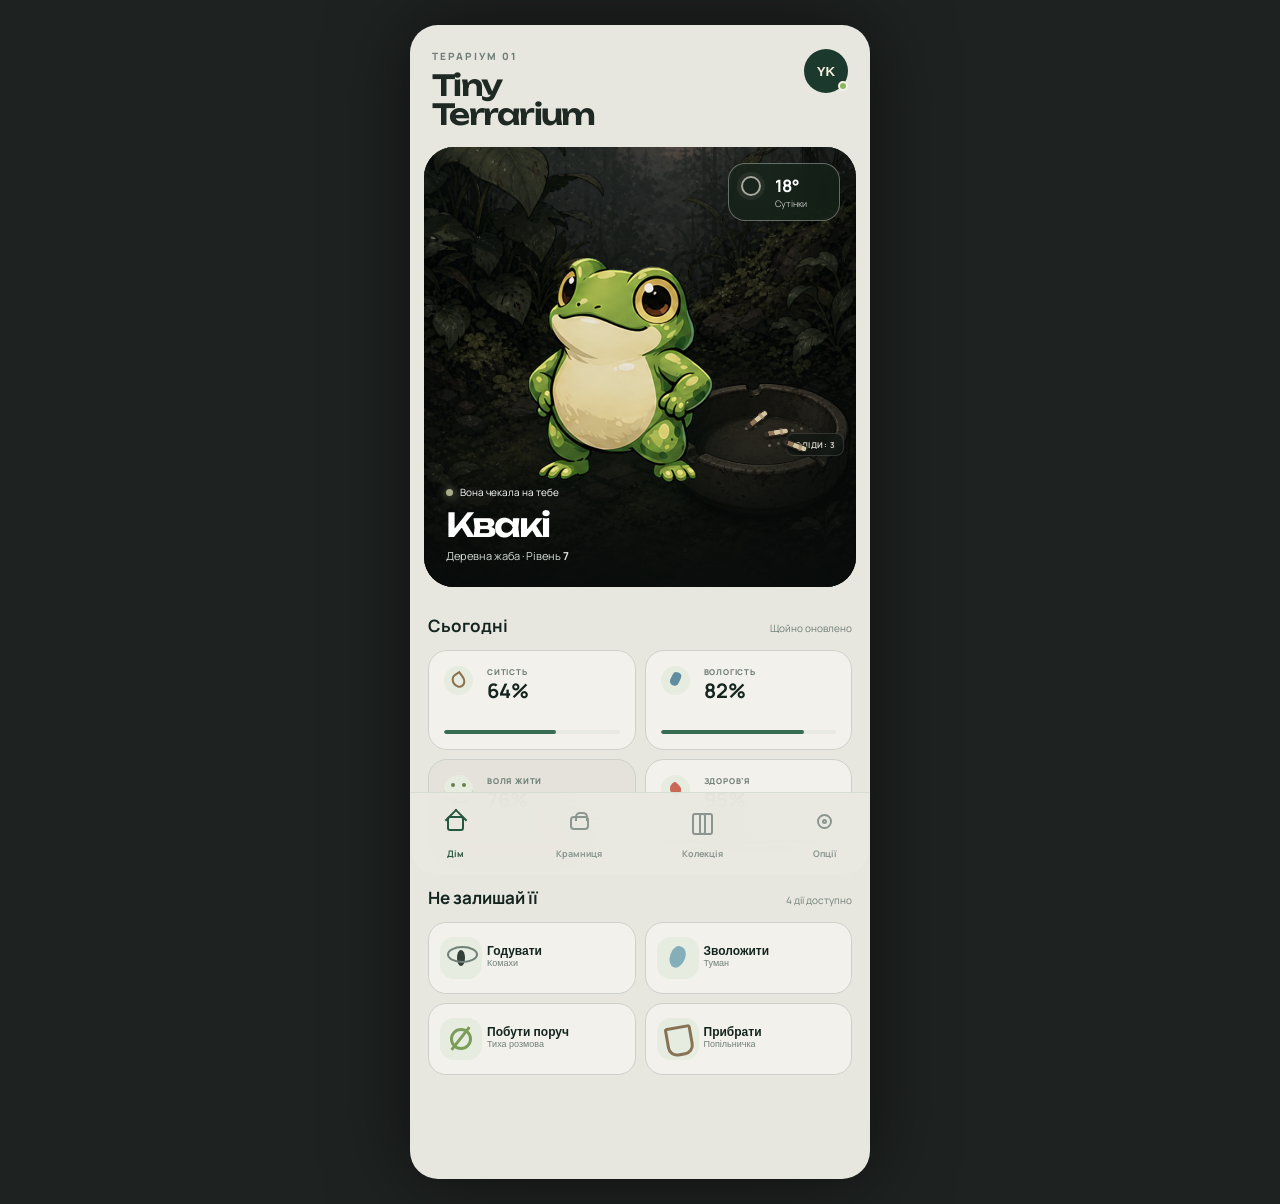
<file: mini-app/index.html>
<!doctype html>
<html lang="uk">
<head>
  <meta charset="UTF-8">
  <meta name="viewport" content="width=device-width,initial-scale=1,maximum-scale=1,user-scalable=no">
  <meta name="theme-color" content="#0d211b">
  <title>Tiny Terrarium</title>
  <link rel="preconnect" href="https://fonts.googleapis.com">
  <link rel="preconnect" href="https://fonts.gstatic.com" crossorigin>
  <link href="https://fonts.googleapis.com/css2?family=Manrope:wght@400;500;600;700;800&family=Unbounded:wght@600&display=swap" rel="stylesheet">
  <link rel="stylesheet" href="style.css">
  <link rel="stylesheet" href="mood.css">
  <link rel="stylesheet" href="sprite.css?v=2">
  <link rel="stylesheet" href="ashtray.css?v=1">
  <link rel="stylesheet" href="ashtray-position.css?v=1">
  <link rel="stylesheet" href="animations.css?v=7">
  <script src="https://telegram.org/js/telegram-web-app.js"></script>
</head>
<body>
  <main class="app-shell">
    <section class="screen active" id="homeScreen">
      <header class="topbar">
        <div>
          <p class="eyebrow" data-i18n="terrarium">ТЕРАРІУМ 01</p>
          <h1>Tiny<br>Terrarium</h1>
        </div>
        <button class="profile" type="button" aria-label="Профіль" data-open-settings><span>YK</span><i></i></button>
      </header>

      <article class="habitat-card">
        <img src="assets/terrarium-ashtray.png" alt="Квакі у занедбаному тераріумі">
        <div class="habitat-shade"></div>
        <div class="pet-sprite anim-idle" aria-hidden="true"></div>
        <div class="ashtray-pile" id="ashtrayPile" aria-live="polite"></div>
        <div class="weather"><span class="sun-mark"></span><b>18°</b><small data-i18n="weather">Сутінки</small></div>
        <div class="pet-title">
          <div><span class="status-dot"></span><small id="petStateText">Вона чекала на тебе</small></div>
          <h2>Квакі</h2>
          <p><span data-i18n="species">Деревна жаба</span> · <span data-i18n="level">Рівень</span> <b id="level">7</b></p>
        </div>
      </article>

      <section class="stats" aria-label="Стан улюбленця">
        <div class="section-heading"><h3 data-i18n="today">Сьогодні</h3><span id="timeLabel" data-i18n="updated">Щойно оновлено</span></div>
        <div class="stat-grid">
          <div class="stat" data-stat="hunger"><span class="stat-symbol food-symbol"></span><div><small data-i18n="satiety">СИТІСТЬ</small><strong><span id="hungerValue">64</span>%</strong></div><div class="meter"><i id="hungerMeter"></i></div></div>
          <div class="stat" data-stat="moisture"><span class="stat-symbol drop-symbol"></span><div><small data-i18n="moisture">ВОЛОГІСТЬ</small><strong><span id="moistureValue">82</span>%</strong></div><div class="meter"><i id="moistureMeter"></i></div></div>
          <div class="stat loneliness" data-stat="mood"><span class="stat-symbol mood-symbol"></span><div><small data-i18n="will">ВОЛЯ ЖИТИ</small><strong><span id="moodValue">76</span>%</strong></div><div class="meter"><i id="moodMeter"></i></div></div>
          <div class="stat" data-stat="health"><span class="stat-symbol health-symbol"></span><div><small data-i18n="health">ЗДОРОВ’Я</small><strong><span id="healthValue">95</span>%</strong></div><div class="meter"><i id="healthMeter"></i></div></div>
        </div>
      </section>

      <section class="care">
        <div class="section-heading"><h3 data-i18n="care">Не залишай її</h3><span data-i18n="actionsAvailable">4 дії доступно</span></div>
        <div class="actions">
          <button data-action="feed"><span class="action-art fly-art"><i></i></span><b data-i18n="feed">Годувати</b><small data-i18n="insects">Комахи</small></button>
          <button data-action="water"><span class="action-art mist-art"><i></i></span><b data-i18n="water">Зволожити</b><small data-i18n="mist">Туман</small></button>
          <button data-action="play"><span class="action-art play-art"><i></i></span><b data-i18n="stay">Побути поруч</b><small data-i18n="talk">Тиха розмова</small></button>
          <button data-action="clean"><span class="action-art clean-art"><i></i></span><b data-i18n="clean">Прибрати</b><small data-i18n="home">Її дім</small></button>
        </div>
      </section>
    </section>

    <section class="screen page" id="shopScreen">
      <header class="page-head"><p class="eyebrow">ЗАПАСИ</p><h2>Крамниця</h2><p>Делікатеси та догляд для Квакі.</p></header>
      <div class="balance"><span>Ваш баланс</span><strong><i></i><b id="coins">240</b> листків</strong></div>
      <div class="shop-grid">
        <article><div class="product larva"></div><small>ПОЖИВНА</small><h3>Личинка</h3><p>Ситість +30</p><button data-buy="larva" data-price="40">40 листків</button></article>
        <article><div class="product cricket"></div><small>УЛЮБЛЕНА</small><h3>Цвіркун</h3><p>Ситість +45</p><button data-buy="cricket" data-price="65">65 листків</button></article>
        <article><div class="product moss"></div><small>ДЕКОР</small><h3>М’який мох</h3><p>Настрій +20</p><button data-buy="moss" data-price="90">90 листків</button></article>
        <article><div class="product mister"></div><small>ДОГЛЯД</small><h3>Дрібний туман</h3><p>Вологість +35</p><button data-buy="mister" data-price="55">55 листків</button></article>
      </div>
    </section>

    <section class="screen page" id="collectionScreen">
      <header class="page-head"><p class="eyebrow">АРХІВ ВИДІВ</p><h2>Колекція</h2><p>1 із 12 видів уже живе у вашому заповіднику.</p></header>
      <div class="collection-hero"><img src="assets/terrarium-frog.png" alt="Деревна жаба"><div><small>ЗНАЙДЕНО</small><h3>Деревна жаба</h3><p>Звичайний вид · рівень 7</p></div></div>
      <div class="locked-list"><article><span>02</span><div><h3>Золота листова</h3><p>Відкриється на 15 рівні</p></div></article><article><span>03</span><div><h3>Туманна жаба</h3><p>Невідомі умови</p></div></article><article><span>04</span><div><h3>Малий гекон</h3><p>Нове яйце</p></div></article></div>
    </section>

    <section class="screen page settings-page" id="settingsScreen">
      <header class="page-head"><p class="eyebrow" data-i18n="preferences">ОСОБИСТЕ</p><h2 data-i18n="settings">Налаштування</h2><p data-i18n="settingsIntro">Зміни мову та правила цієї історії.</p></header>
      <div class="setting-card"><div><small data-i18n="language">МОВА</small><h3 data-i18n="languageTitle">Мова гри</h3><p data-i18n="languageHint">Спочатку визначається через Telegram.</p></div><div class="language-switch"><button type="button" data-lang="uk">УКР</button><button type="button" data-lang="ru">РУС</button></div></div>
      <div class="setting-card quiet-card"><div><small data-i18n="aboutState">ПРО СТАН</small><h3 data-i18n="lonelinessTitle">Самотність реальна</h3><p data-i18n="lonelinessText">Коли тебе довго немає, воля Квакі згасає. Повертайся, говори з нею і не дай тиші перемогти.</p></div></div>
      <button class="reset-button" type="button" id="resetProgress" data-i18n="reset">Почати історію спочатку</button>
    </section>

    <nav class="bottom-nav" aria-label="Навігація">
      <button class="active" data-screen="homeScreen"><span class="nav-home"></span><b>Дім</b></button>
      <button data-screen="shopScreen"><span class="nav-shop"></span><b>Крамниця</b></button>
      <button data-screen="collectionScreen"><span class="nav-collection"></span><b>Колекція</b></button>
      <button data-screen="settingsScreen"><span class="nav-settings"></span><b data-i18n="settingsNav">Опції</b></button>
    </nav>
  </main>
  <div class="toast" id="toast" role="status"></div>
  <script src="app.js?v=10"></script>
</body>
</html>
</file>
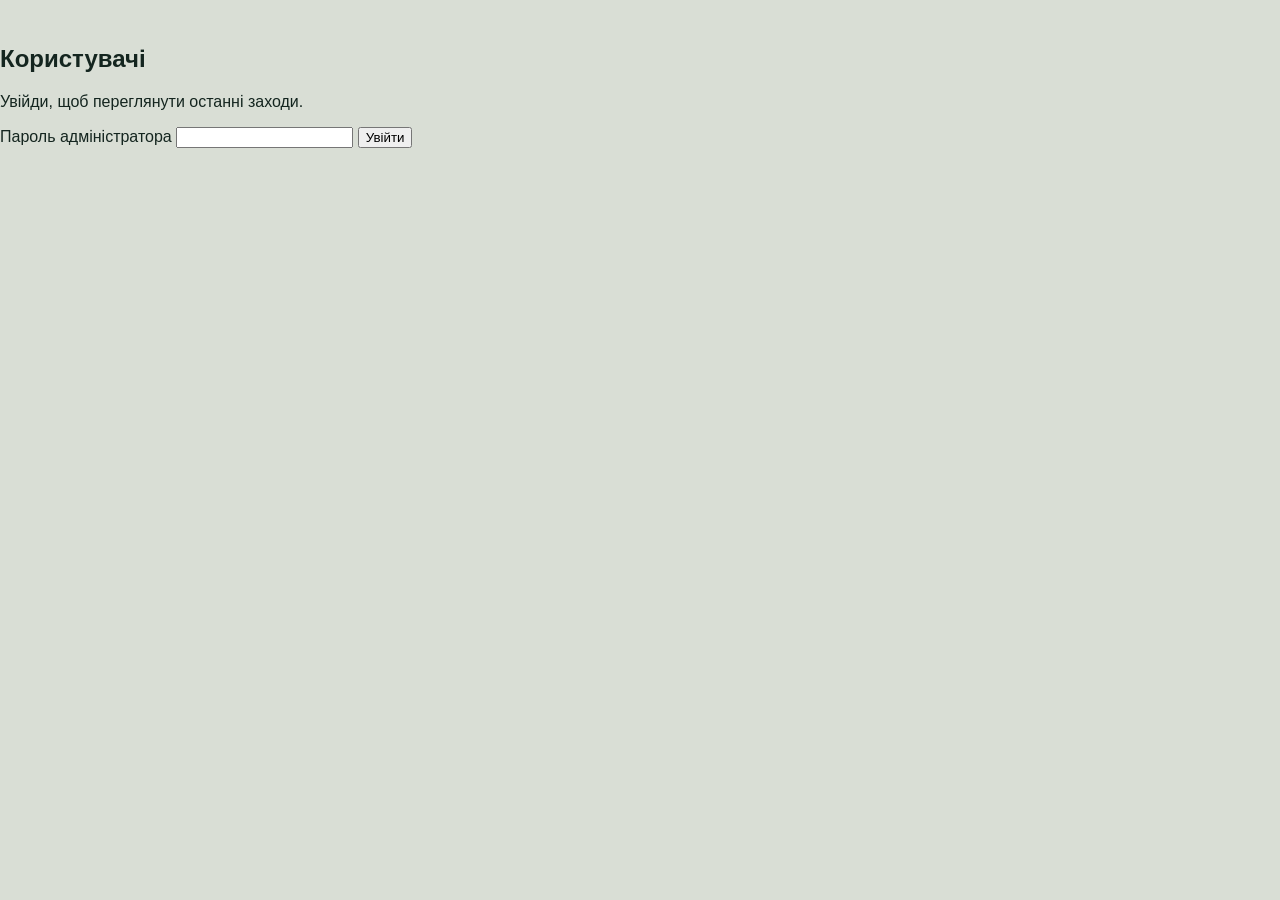
<file: mini-app/admin.html>
<!DOCTYPE html>
<html lang="uk">
<head>
  <meta charset="UTF-8">
  <meta name="viewport" content="width=device-width, initial-scale=1.0">
  <title>Admin | Mini App</title>
  <link rel="stylesheet" href="style.css">
</head>
<body>
  <main class="admin">
    <section class="admin-header">
      <div>
        <h1>Користувачі</h1>
        <p id="adminStatus" class="user-info">Увійди, щоб переглянути останні заходи.</p>
      </div>
      <button id="refreshBtn" class="small-button" type="button" hidden>Оновити</button>
    </section>

    <form id="loginForm" class="admin-login">
      <label for="passwordInput">Пароль адміністратора</label>
      <input id="passwordInput" type="password" autocomplete="current-password" required>
      <button type="submit">Увійти</button>
    </form>

    <section id="messageSection" class="admin-message" hidden>
      <form id="messageForm">
        <label for="messageInput">Повідомлення користувачам</label>
        <textarea id="messageInput" rows="4" maxlength="4096" required></textarea>
        <button id="sendMessageBtn" type="submit">Надіслати всім</button>
        <p id="messageStatus" class="user-info"></p>
      </form>
    </section>

    <section id="tableSection" class="admin-table" hidden>
      <table>
        <thead>
          <tr>
            <th>Імʼя</th>
            <th>Останній захід</th>
          </tr>
        </thead>
        <tbody id="usersBody"></tbody>
      </table>
    </section>
  </main>

  <script src="admin.js"></script>
</body>
</html>
</file>
<file: mini-app/style.css>
:root{--ink:#14251f;--muted:#708078;--paper:#f5f2e9;--card:#fffef9;--green:#356c52;--lime:#a7c87b;--line:#dfe3d9;--coral:#dc7657}*{box-sizing:border-box}body{margin:0;background:#d9ded5;color:var(--ink);font-family:Manrope,Arial,sans-serif}.app-shell{position:relative;width:min(100%,460px);min-height:100vh;margin:auto;padding:0 0 104px;background:var(--paper);overflow:hidden;box-shadow:0 0 60px #24372c20}.screen{display:none}.screen.active{display:block}.topbar{display:flex;justify-content:space-between;align-items:flex-start;padding:24px 22px 18px}.eyebrow{margin:0 0 8px;color:#708078;font-size:10px;font-weight:800;letter-spacing:.2em}.topbar h1{margin:0;font:600 29px/1 Unbounded,sans-serif;letter-spacing:-.06em}.profile{position:relative;width:44px;height:44px;border:0;border-radius:50%;background:#1c392d;color:#f4efdf;font-weight:800}.profile i{position:absolute;right:0;bottom:2px;width:10px;height:10px;border:2px solid var(--paper);border-radius:50%;background:#89b75f}.habitat-card{position:relative;height:440px;margin:0 14px;border-radius:30px;overflow:hidden;background:#1e3b2d}.habitat-card>img{width:100%;height:100%;object-fit:cover;object-position:center 51%}.habitat-shade{position:absolute;inset:0;background:linear-gradient(180deg,#10261d12 42%,#07130ee8 100%)}.weather{position:absolute;top:16px;right:16px;display:grid;grid-template-columns:25px auto;grid-template-rows:auto auto;column-gap:9px;min-width:112px;padding:10px 12px;border:1px solid #fff5;border-radius:17px;color:white;background:#17271da6;backdrop-filter:blur(10px)}.weather b{font-size:17px}.weather small{font-size:9px;opacity:.75}.sun-mark{grid-row:1/3;width:20px;height:20px;margin-top:2px;border:2px solid #f2d893;border-radius:50%;box-shadow:0 0 0 4px #f2d89322}.pet-title{position:absolute;left:22px;right:22px;bottom:21px;color:white}.pet-title>div{display:flex;align-items:center;gap:7px}.status-dot{width:7px;height:7px;border-radius:50%;background:#a9d875;box-shadow:0 0 10px #a9d875}.pet-title small{font-size:10px}.pet-title h2{margin:5px 0 0;font:600 33px Unbounded,sans-serif;letter-spacing:-.06em}.pet-title p{margin:3px 0;color:#d8e0d9;font-size:11px}.stats,.care{padding:27px 18px 0}.section-heading{display:flex;align-items:baseline;justify-content:space-between;margin-bottom:13px}.section-heading h3{margin:0;font-size:17px}.section-heading span{color:var(--muted);font-size:10px}.stat-grid{display:grid;grid-template-columns:1fr 1fr;gap:9px}.stat{display:grid;grid-template-columns:34px 1fr;gap:2px 9px;min-height:100px;padding:15px;border:1px solid var(--line);border-radius:19px;background:var(--card)}.stat-symbol{grid-row:1;width:29px;height:29px;position:relative;border-radius:50%;background:#e6ecdf}.stat small{display:block;color:var(--muted);font-size:8px;font-weight:800;letter-spacing:.1em}.stat strong{font-size:20px}.meter{grid-column:1/3;align-self:end;height:4px;border-radius:9px;background:#e7e9e2;overflow:hidden}.meter i{display:block;height:100%;border-radius:9px;background:var(--green);transition:width .4s}.drop-symbol:after{content:"";position:absolute;left:10px;top:6px;width:9px;height:14px;border-radius:8px 8px 9px 9px;background:#608ca0;transform:rotate(25deg)}.health-symbol:after{content:"";position:absolute;left:8px;top:9px;width:13px;height:11px;background:#c96857;transform:rotate(45deg);border-radius:3px 7px}.mood-symbol:before,.mood-symbol:after{content:"";position:absolute;top:8px;width:4px;height:4px;border-radius:50%;background:#68814e}.mood-symbol:before{left:7px}.mood-symbol:after{right:7px}.mood-symbol{border-bottom:3px solid #68814e}.food-symbol:before{content:"";position:absolute;inset:7px 8px;border:2px solid #8a704d;border-radius:50% 0 50% 50%;transform:rotate(-35deg)}.actions{display:grid;grid-template-columns:1fr 1fr;gap:9px}.actions button{position:relative;display:grid;grid-template-columns:47px 1fr;grid-template-rows:1fr 1fr;text-align:left;min-height:72px;padding:11px;border:1px solid var(--line);border-radius:18px;background:var(--card);color:var(--ink)}.actions button:active,.shop-grid button:active{transform:scale(.97)}.actions b{align-self:end;font-size:12px}.actions small{color:var(--muted);font-size:9px}.action-art{grid-row:1/3;align-self:center;width:42px;height:42px;position:relative;border-radius:14px;background:#e6ecdf}.fly-art:before{content:"";position:absolute;left:17px;top:13px;width:8px;height:16px;border-radius:50%;background:#344139}.fly-art:after{content:"";position:absolute;left:7px;top:9px;width:27px;height:13px;border:2px solid #708078;border-radius:50%}.mist-art:before{content:"";position:absolute;left:13px;top:9px;width:15px;height:22px;border-radius:50% 50% 55% 55%;background:#83aeba;transform:rotate(20deg)}.play-art:before{content:"";position:absolute;inset:10px;border:3px solid #7b9d59;border-radius:50%}.play-art:after{content:"";position:absolute;left:19px;top:6px;width:3px;height:29px;background:#7b9d59;transform:rotate(38deg)}.clean-art:before{content:"";position:absolute;left:9px;top:8px;width:21px;height:24px;border:3px solid #887254;border-radius:3px 3px 10px 10px;transform:rotate(-10deg)}.bottom-nav{position:fixed;z-index:20;bottom:0;left:50%;transform:translateX(-50%);display:flex;width:min(100%,460px);height:83px;padding:9px 35px calc(9px + env(safe-area-inset-bottom));justify-content:space-between;border-top:1px solid #d8ddd3;background:#faf9f2ee;backdrop-filter:blur(18px)}.bottom-nav button{display:grid;place-items:center;gap:2px;min-width:62px;border:0;background:none;color:#8a968f;font:700 9px Manrope}.bottom-nav button.active{color:#245640}.bottom-nav span{position:relative;width:25px;height:25px}.nav-home:before{content:"";position:absolute;inset:7px 4px 3px;border:2px solid currentColor;border-radius:3px}.nav-home:after{content:"";position:absolute;left:5px;top:3px;width:14px;height:14px;border-left:2px solid currentColor;border-top:2px solid currentColor;transform:rotate(45deg)}.nav-shop:before{content:"";position:absolute;inset:7px 3px 4px;border:2px solid currentColor;border-radius:4px}.nav-shop:after{content:"";position:absolute;left:8px;top:3px;width:9px;height:7px;border:2px solid currentColor;border-bottom:0;border-radius:5px 5px 0 0}.nav-collection:before,.nav-collection:after{content:"";position:absolute;top:4px;width:10px;height:18px;border:2px solid currentColor;border-radius:3px}.nav-collection:before{left:2px}.nav-collection:after{right:2px}.page{padding:34px 18px}.page-head h2{margin:0;font:600 30px Unbounded,sans-serif;letter-spacing:-.06em}.page-head>p:last-child{margin:9px 0 24px;color:var(--muted);font-size:12px}.balance{display:flex;align-items:center;justify-content:space-between;padding:16px 17px;border-radius:19px;background:#1b3b2e;color:white}.balance>span{font-size:11px;opacity:.7}.balance strong{font-size:12px}.balance i{display:inline-block;width:10px;height:16px;margin-right:7px;border-radius:8px 0 8px 8px;background:#9dc36e;vertical-align:middle;transform:rotate(25deg)}.shop-grid{display:grid;grid-template-columns:1fr 1fr;gap:10px;margin-top:14px}.shop-grid article{padding:13px;border:1px solid var(--line);border-radius:20px;background:var(--card)}.product{height:110px;margin-bottom:11px;border-radius:14px;background-color:#e7eadf;background-position:center;background-repeat:no-repeat}.larva{background-image:radial-gradient(ellipse at 50% 55%,#af8c5a 0 9%,transparent 10%),radial-gradient(ellipse at 50% 43%,#c1a06c 0 9%,transparent 10%),radial-gradient(ellipse at 50% 31%,#d1b681 0 8%,transparent 9%)}.cricket{background-image:linear-gradient(60deg,transparent 48%,#5b5137 49% 52%,transparent 53%),radial-gradient(ellipse at center,#716645 0 14%,transparent 15%)}.moss{background-image:radial-gradient(circle at 35% 55%,#648455 0 20%,transparent 21%),radial-gradient(circle at 60% 45%,#89a66d 0 23%,transparent 24%),radial-gradient(circle at 68% 69%,#486f4b 0 18%,transparent 19%)}.mister{background-image:radial-gradient(circle at 35% 35%,#9bbdc3 0 4%,transparent 5%),radial-gradient(circle at 60% 45%,#9bbdc3 0 5%,transparent 6%),radial-gradient(circle at 48% 68%,#9bbdc3 0 6%,transparent 7%)}.shop-grid small,.collection-hero small{font-size:8px;font-weight:800;letter-spacing:.14em;color:#779062}.shop-grid h3{margin:4px 0 2px;font-size:14px}.shop-grid p{margin:0 0 12px;color:var(--muted);font-size:9px}.shop-grid button{width:100%;padding:9px;border:0;border-radius:10px;background:#e2ead8;color:#315f49;font:800 9px Manrope}.collection-hero{position:relative;height:280px;border-radius:25px;overflow:hidden}.collection-hero img{width:100%;height:100%;object-fit:cover;object-position:center 50%}.collection-hero:after{content:"";position:absolute;inset:45% 0 0;background:linear-gradient(transparent,#0d1a14e8)}.collection-hero>div{position:absolute;z-index:1;left:19px;bottom:18px;color:white}.collection-hero h3{margin:5px 0 1px;font-size:20px}.collection-hero p{margin:0;font-size:10px;opacity:.75}.locked-list{display:grid;gap:8px;margin-top:14px}.locked-list article{display:flex;gap:14px;align-items:center;padding:14px;border:1px solid var(--line);border-radius:17px;background:#f0efe8;color:#768079}.locked-list span{display:grid;place-items:center;width:42px;height:42px;border-radius:50%;background:#e2e3dc;font-size:10px}.locked-list h3{margin:0;font-size:12px}.locked-list p{margin:2px 0 0;font-size:9px}.toast{position:fixed;z-index:30;left:50%;bottom:96px;transform:translate(-50%,20px);width:max-content;max-width:calc(100% - 40px);padding:11px 17px;border-radius:15px;background:#14251fe8;color:white;font-size:11px;opacity:0;pointer-events:none;transition:.25s}.toast.show{opacity:1;transform:translate(-50%,0)}@media(min-width:461px){body{padding:25px 0}.app-shell{min-height:calc(100vh - 50px);border-radius:28px}.bottom-nav{bottom:25px;border-radius:0 0 28px 28px}}
</file>
<file: mini-app/mood.css>
body{background:#1e2220}.app-shell{background:#e7e6df;box-shadow:0 0 80px #0008}.topbar h1{color:#1e2924}.habitat-card>img{filter:saturate(.58) brightness(.72) contrast(1.05)}.habitat-shade{background:linear-gradient(180deg,#10181555 0,#10181518 36%,#090d0be8 100%)}.sun-mark{border-color:#a7a99e;box-shadow:0 0 0 4px #a7a99e18}.status-dot{background:#a9ad89;box-shadow:0 0 10px #a9ad89}.stat,.actions button,.shop-grid article{background:#f2f1eb;border-color:#ced1cb}.loneliness{background:#e5e2dc}.loneliness .meter i{background:#806e69}.bottom-nav{padding-left:18px;padding-right:18px;background:#e9e8e1f2}.bottom-nav button{min-width:55px}.nav-settings:before{content:"";position:absolute;inset:5px;border:2px solid currentColor;border-radius:50%}.nav-settings:after{content:"";position:absolute;inset:10px;border:2px solid currentColor;border-radius:50%}.setting-card{display:flex;flex-direction:column;gap:18px;margin-bottom:11px;padding:20px;border:1px solid #cdd0ca;border-radius:20px;background:#f1f0ea}.setting-card small{font-size:8px;font-weight:800;letter-spacing:.16em;color:#7c847e}.setting-card h3{margin:5px 0 4px;font-size:16px}.setting-card p{margin:0;color:#737b76;font-size:11px;line-height:1.6}.quiet-card{min-height:190px;justify-content:flex-end;background:linear-gradient(180deg,#343b37,#222825);color:#e6e6df}.quiet-card p{color:#aeb4b0}.language-switch{display:grid;grid-template-columns:1fr 1fr;padding:4px;border-radius:13px;background:#dedfd9}.language-switch button{min-height:38px;border:0;border-radius:10px;background:transparent;color:#707872;font:800 10px Manrope}.language-switch button.active{background:#39463f;color:#f2f1eb;box-shadow:0 4px 12px #0002}.reset-button{width:100%;margin-top:16px;padding:14px;border:1px solid #a6aaa5;border-radius:14px;background:transparent;color:#636a66;font:700 10px Manrope}.stat.danger{border-color:#9b7168;background:#e8ddda}.stat.danger .meter i{background:#8f544a}
</file>
<file: mini-app/sprite.css>
.pet-sprite{position:absolute;z-index:2;left:50%;bottom:53px;width:270px;aspect-ratio:443/591;transform:translateX(-50%);background-image:url("assets/frog/idle/idle-sheet-aligned.png");background-repeat:no-repeat;background-size:300% 200%;background-position:0 0;filter:drop-shadow(0 18px 16px #07100b88);animation:frog-idle 5.4s step-end infinite}.weather{z-index:4}.pet-title{z-index:3}.habitat-shade{z-index:1}.habitat-card>img{transform:scale(1.05);filter:saturate(.45) brightness(.55) contrast(1.05) blur(1px)}
@keyframes frog-idle{0%,24%{background-position:0 0}25%,39%{background-position:50% 0}40%,54%{background-position:100% 0}55%,64%{background-position:0 100%}65%,79%{background-position:50% 100%}80%,100%{background-position:100% 100%}}
@media(max-width:360px){.pet-sprite{width:245px}}
@media(prefers-reduced-motion:reduce){.pet-sprite{animation:none}}
</file>
<file: mini-app/ashtray.css>
.habitat-card>img{object-position:center bottom;transform:none;filter:saturate(.72) brightness(.76) contrast(1.02)}.pet-sprite{left:42%;bottom:48px;width:248px}.ashtray-pile{position:absolute;z-index:3;right:4px;bottom:62px;width:118px;height:68px;pointer-events:none}.ashtray-pile:before{content:attr(data-label);position:absolute;right:8px;top:-24px;padding:5px 8px;border:1px solid #fff2;border-radius:8px;background:#111713bb;color:#d1d1c7;font:700 8px Manrope,sans-serif;letter-spacing:.06em;backdrop-filter:blur(5px)}.cigarette-butt{position:absolute;left:calc(var(--x)*1px);top:calc(var(--y)*1px);width:26px;height:7px;border:1px solid #28241f;border-radius:5px;background:linear-gradient(90deg,#332d27 0 18%,#927459 19% 43%,#d4c5a1 44% 100%);box-shadow:0 2px 3px #0008;transform:rotate(calc(var(--r)*1deg));transform-origin:center}.cigarette-butt:after{content:"";position:absolute;right:5px;top:-1px;width:3px;height:7px;background:#9a8465;opacity:.65}.ash-speck{position:absolute;left:calc(var(--x)*1px);top:calc(var(--y)*1px);width:3px;height:3px;border-radius:50%;background:#302d29;box-shadow:5px 3px 0 #55504a,-4px 5px 0 #68625b}
@media(max-width:380px){.pet-sprite{left:40%;width:232px}.ashtray-pile{right:-2px;transform:scale(.9);transform-origin:right bottom}}
</file>
<file: mini-app/ashtray-position.css>
.ashtray-pile{bottom:122px}.ashtray-pile:before{top:36px}
@media(max-width:380px){.ashtray-pile{bottom:116px}}
</file>
<file: mini-app/animations.css>
.pet-sprite{--transition-duration:500ms;background-position:0 0}
.pet-sprite.anim-idle,.pet-sprite.anim-drink,.pet-sprite.anim-read,.pet-sprite.anim-smoke,.pet-sprite.anim-sleep{animation:none}
.pet-sprite.anim-idle-to-drink{background-image:url("assets/frog/doubled/idle-to-drink-12.png");background-size:1200% 100%;animation:frog-twelve var(--transition-duration) steps(11,end) 1 forwards}.pet-sprite.anim-drink-to-read{background-image:url("assets/frog/doubled/drink-to-read-12.png");background-size:1200% 100%;animation:frog-twelve var(--transition-duration) steps(11,end) 1 forwards}.pet-sprite.anim-read-to-smoke{background-image:url("assets/frog/doubled/read-to-smoke-12.png");background-size:1200% 100%;animation:frog-twelve var(--transition-duration) steps(11,end) 1 forwards}.pet-sprite.anim-smoke-to-sleep{background-image:url("assets/frog/doubled/smoke-to-sleep-12.png");background-size:1200% 100%;animation:frog-twelve var(--transition-duration) steps(11,end) 1 forwards}.pet-sprite.anim-sleep-to-idle{background-image:url("assets/frog/doubled/sleep-to-idle-12.png");background-size:1200% 100%;animation:frog-twelve var(--transition-duration) steps(11,end) 1 forwards}
@keyframes frog-twelve{to{background-position:100% 0}}
@media(prefers-reduced-motion:reduce){.pet-sprite,.pet-sprite.anim-idle,.pet-sprite.anim-drink,.pet-sprite.anim-read,.pet-sprite.anim-smoke,.pet-sprite.anim-sleep,.pet-sprite.anim-idle-to-drink,.pet-sprite.anim-drink-to-read,.pet-sprite.anim-read-to-smoke,.pet-sprite.anim-smoke-to-sleep,.pet-sprite.anim-sleep-to-idle{animation:none}}
</file>
